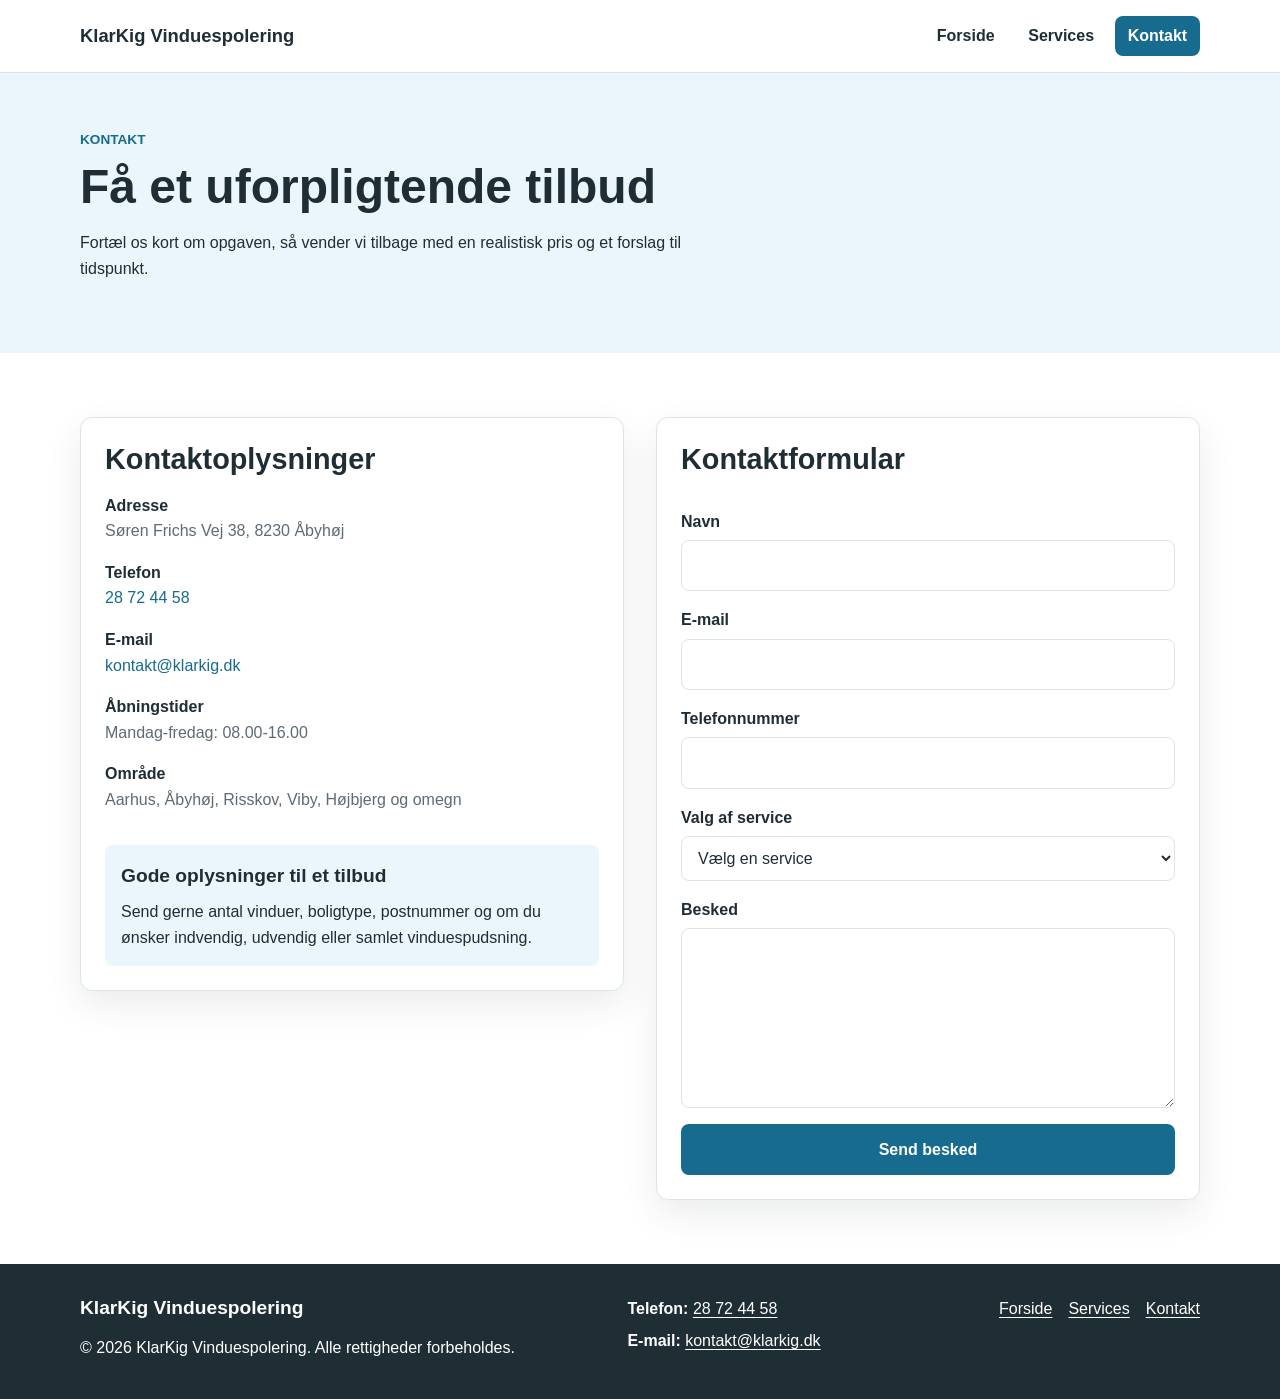
<file: window-cleaning/contact.html>
<!DOCTYPE html>
<html lang="da">
<head>
    <meta charset="UTF-8">
    <meta name="viewport" content="width=device-width, initial-scale=1.0">
    <title>KlarKig Vinduespolering | Kontakt</title>
    <link rel="stylesheet" href="css/styles.css">
</head>
<body>
    <!-- Header og navigation -->
    <header class="site-header">
        <div class="container header-content">
            <a class="site-logo" href="index.html">KlarKig Vinduespolering</a>
            <nav class="main-navigation" aria-label="Hovednavigation">
                <ul>
                    <li><a href="index.html">Forside</a></li>
                    <li><a href="services.html">Services</a></li>
                    <li><a class="active" href="contact.html" aria-current="page">Kontakt</a></li>
                </ul>
            </nav>
        </div>
    </header>

    <main>
        <!-- Sideintro -->
        <section class="page-intro">
            <div class="container">
                <p class="eyebrow">Kontakt</p>
                <h1>Få et uforpligtende tilbud</h1>
                <p>
                    Fortæl os kort om opgaven, så vender vi tilbage med en realistisk pris
                    og et forslag til tidspunkt.
                </p>
            </div>
        </section>

        <!-- Kontaktindhold -->
        <section class="section">
            <div class="container contact-layout">
                <div class="contact-details">
                    <h2>Kontaktoplysninger</h2>
                    <dl>
                        <div>
                            <dt>Adresse</dt>
                            <dd>Søren Frichs Vej 38, 8230 Åbyhøj</dd>
                        </div>
                        <div>
                            <dt>Telefon</dt>
                            <dd><a href="tel:+4528724458">28 72 44 58</a></dd>
                        </div>
                        <div>
                            <dt>E-mail</dt>
                            <dd><a href="mailto:kontakt@klarkig.dk">kontakt@klarkig.dk</a></dd>
                        </div>
                        <div>
                            <dt>Åbningstider</dt>
                            <dd>Mandag-fredag: 08.00-16.00</dd>
                        </div>
                        <div>
                            <dt>Område</dt>
                            <dd>Aarhus, Åbyhøj, Risskov, Viby, Højbjerg og omegn</dd>
                        </div>
                    </dl>

                    <div class="info-box">
                        <h3>Gode oplysninger til et tilbud</h3>
                        <p>
                            Send gerne antal vinduer, boligtype, postnummer og om du ønsker
                            indvendig, udvendig eller samlet vinduespudsning.
                        </p>
                    </div>
                </div>

                <!-- Kontaktformular -->
                <form class="contact-form" action="#" method="post">
                    <h2>Kontaktformular</h2>
                    <div class="form-group">
                        <label for="name">Navn</label>
                        <input type="text" id="name" name="name" autocomplete="name">
                    </div>
                    <div class="form-group">
                        <label for="email">E-mail</label>
                        <input type="email" id="email" name="email" autocomplete="email">
                    </div>
                    <div class="form-group">
                        <label for="phone">Telefonnummer</label>
                        <input type="tel" id="phone" name="phone" autocomplete="tel">
                    </div>
                    <div class="form-group">
                        <label for="service">Valg af service</label>
                        <select id="service" name="service">
                            <option value="">Vælg en service</option>
                            <option value="privat">Privat vinduespudsning</option>
                            <option value="erhverv">Erhvervsvinduespudsning</option>
                            <option value="abonnement">Fast abonnementsordning</option>
                        </select>
                    </div>
                    <div class="form-group">
                        <label for="message">Besked</label>
                        <textarea id="message" name="message" rows="6"></textarea>
                    </div>
                    <button class="button" type="submit">Send besked</button>
                </form>
            </div>
        </section>
    </main>

    <!-- Footer -->
    <footer class="site-footer">
        <div class="container footer-grid">
            <div>
                <h2>KlarKig Vinduespolering</h2>
                <p>&copy; 2026 KlarKig Vinduespolering. Alle rettigheder forbeholdes.</p>
            </div>
            <div>
                <p><strong>Telefon:</strong> <a href="tel:+4528724458">28 72 44 58</a></p>
                <p><strong>E-mail:</strong> <a href="mailto:kontakt@klarkig.dk">kontakt@klarkig.dk</a></p>
            </div>
            <nav class="footer-navigation" aria-label="Footernavigation">
                <a href="index.html">Forside</a>
                <a href="services.html">Services</a>
                <a href="contact.html">Kontakt</a>
            </nav>
        </div>
    </footer>
</body>
</html>
</file>
<file: window-cleaning/css/styles.css>
:root {
    --color-white: #ffffff;
    --color-light-blue: #eaf6fb;
    --color-light-gray: #f4f7f9;
    --color-text: #1f2d35;
    --color-muted: #5d6b73;
    --color-primary: #176b8f;
    --color-primary-dark: #0f4f6c;
    --color-border: #d9e5eb;
    --shadow-soft: 0 14px 35px rgba(31, 45, 53, 0.09);
    --radius-small: 8px;
    --radius-medium: 12px;
    --spacing-section: 4rem;
    --container-width: 1120px;
}

* {
    box-sizing: border-box;
}

body {
    margin: 0;
    color: var(--color-text);
    background: var(--color-white);
    font-family: Arial, Helvetica, sans-serif;
    font-size: 1rem;
    line-height: 1.6;
}

img {
    display: block;
    max-width: 100%;
    height: auto;
}

a {
    color: var(--color-primary);
    text-decoration: none;
}

a:hover {
    color: var(--color-primary-dark);
}

a:focus-visible,
button:focus-visible,
input:focus-visible,
select:focus-visible,
textarea:focus-visible {
    outline: 3px solid #7fc7e8;
    outline-offset: 3px;
}

h1,
h2,
h3,
p {
    margin-top: 0;
}

h1 {
    font-size: 2.3rem;
    line-height: 1.15;
    margin-bottom: 1rem;
}

h2 {
    font-size: 1.8rem;
    line-height: 1.2;
    margin-bottom: 1rem;
}

h3 {
    font-size: 1.2rem;
    margin-bottom: 0.5rem;
}

.container {
    width: min(100% - 2rem, var(--container-width));
    margin: 0 auto;
}

.site-header {
    background: var(--color-white);
    border-bottom: 1px solid var(--color-border);
}

.header-content {
    display: flex;
    flex-direction: column;
    gap: 1rem;
    padding: 1rem 0;
}

.site-logo {
    color: var(--color-text);
    font-size: 1.15rem;
    font-weight: 700;
}

.main-navigation ul {
    display: flex;
    flex-wrap: wrap;
    gap: 0.5rem;
    margin: 0;
    padding: 0;
    list-style: none;
}

.main-navigation a {
    display: inline-block;
    padding: 0.45rem 0.8rem;
    border-radius: var(--radius-small);
    color: var(--color-text);
    font-weight: 700;
}

.main-navigation a:hover,
.main-navigation a.active {
    color: var(--color-white);
    background: var(--color-primary);
}

.hero {
    padding: 3rem 0;
    background: linear-gradient(180deg, var(--color-light-blue), var(--color-white));
}

.hero-grid,
.two-column,
.contact-layout {
    display: grid;
    gap: 2rem;
}

.hero-text {
    align-self: center;
}

.hero-text p {
    max-width: 38rem;
}

.hero-slogan {
    color: var(--color-primary-dark);
    font-size: 1.25rem;
    font-weight: 700;
}

.hero-image,
.service-card,
.service-feature,
.contact-form,
.contact-details {
    border: 1px solid var(--color-border);
    border-radius: var(--radius-medium);
    box-shadow: var(--shadow-soft);
}

.hero-image {
    width: 100%;
    object-fit: cover;
}

.section {
    padding: var(--spacing-section) 0;
}

.section-muted {
    background: var(--color-light-gray);
}

.section-heading {
    max-width: 42rem;
    margin-bottom: 2rem;
}

.eyebrow {
    margin-bottom: 0.5rem;
    color: var(--color-primary);
    font-size: 0.85rem;
    font-weight: 700;
    letter-spacing: 0;
    text-transform: uppercase;
}

.benefits,
.service-grid {
    display: grid;
    gap: 1.25rem;
}

.benefit-card,
.service-card-content {
    padding: 1.4rem;
}

.benefit-card {
    background: var(--color-white);
    border: 1px solid var(--color-border);
    border-radius: var(--radius-medium);
}

.service-card {
    overflow: hidden;
    background: var(--color-white);
}

.service-card img {
    width: 100%;
}

.button {
    display: inline-block;
    padding: 0.8rem 1.2rem;
    border: 0;
    border-radius: var(--radius-small);
    color: var(--color-white);
    background: var(--color-primary);
    font: inherit;
    font-weight: 700;
    cursor: pointer;
    transition: background 0.2s ease, transform 0.2s ease;
}

.button:hover {
    color: var(--color-white);
    background: var(--color-primary-dark);
    transform: translateY(-2px);
}

.button-secondary {
    background: var(--color-text);
}

.button-secondary:hover {
    background: #30424c;
}

.centered-action {
    margin-top: 2rem;
    text-align: center;
}

.page-intro {
    padding: 3.5rem 0;
    background: var(--color-light-blue);
}

.page-intro p {
    max-width: 42rem;
}

.service-list {
    display: grid;
    gap: 2rem;
}

.service-feature {
    display: grid;
    gap: 1.5rem;
    padding: 1rem;
    background: var(--color-white);
}

.service-feature img {
    width: 100%;
    border-radius: var(--radius-small);
}

.check-list {
    margin: 1rem 0 0;
    padding-left: 1.2rem;
}

.check-list li {
    margin-bottom: 0.5rem;
}

.cta-section {
    padding: 3rem 0;
    color: var(--color-white);
    background: var(--color-primary-dark);
}

.cta-content {
    display: grid;
    gap: 1rem;
    align-items: center;
}

.cta-content p {
    margin-bottom: 0;
}

.contact-details,
.contact-form {
    padding: 1.5rem;
    background: var(--color-white);
}

.contact-details dl {
    display: grid;
    gap: 1rem;
    margin: 0;
}

.contact-details dt {
    font-weight: 700;
}

.contact-details dd {
    margin: 0;
    color: var(--color-muted);
}

.info-box {
    margin-top: 2rem;
    padding: 1rem;
    border-radius: var(--radius-small);
    background: var(--color-light-blue);
}

.info-box p {
    margin-bottom: 0;
}

.contact-form {
    display: grid;
    gap: 1rem;
}

.form-group {
    display: grid;
    gap: 0.35rem;
}

label {
    font-weight: 700;
}

input,
select,
textarea {
    width: 100%;
    padding: 0.75rem;
    border: 1px solid var(--color-border);
    border-radius: var(--radius-small);
    color: var(--color-text);
    background: var(--color-white);
    font: inherit;
}

textarea {
    resize: vertical;
}

.site-footer {
    padding: 2rem 0;
    color: var(--color-white);
    background: var(--color-text);
}

.site-footer h2 {
    font-size: 1.2rem;
}

.site-footer a {
    color: var(--color-white);
    text-decoration: underline;
    text-underline-offset: 0.2rem;
}

.footer-grid {
    display: grid;
    gap: 1.25rem;
}

.footer-grid p {
    margin-bottom: 0.4rem;
}

.footer-navigation {
    display: flex;
    flex-wrap: wrap;
    gap: 1rem;
}

@media (min-width: 700px) {
    h1 {
        font-size: 3rem;
    }

    .header-content {
        flex-direction: row;
        align-items: center;
        justify-content: space-between;
    }

    .hero-grid,
    .two-column,
    .contact-layout {
        grid-template-columns: 1fr 1fr;
        align-items: start;
    }

    .benefits,
    .service-grid {
        grid-template-columns: repeat(3, 1fr);
    }

    .service-feature {
        grid-template-columns: minmax(0, 0.9fr) minmax(0, 1.1fr);
        align-items: center;
        padding: 1.25rem;
    }

    .cta-content {
        grid-template-columns: 1fr auto;
    }

    .footer-grid {
        grid-template-columns: 1.5fr 1fr auto;
        align-items: start;
    }
}

@media (min-width: 1000px) {
    .hero {
        padding: 4.5rem 0;
    }

    .hero-grid {
        grid-template-columns: 0.9fr 1.1fr;
    }

    .hero-image {
        min-height: 420px;
    }
}
</file>
